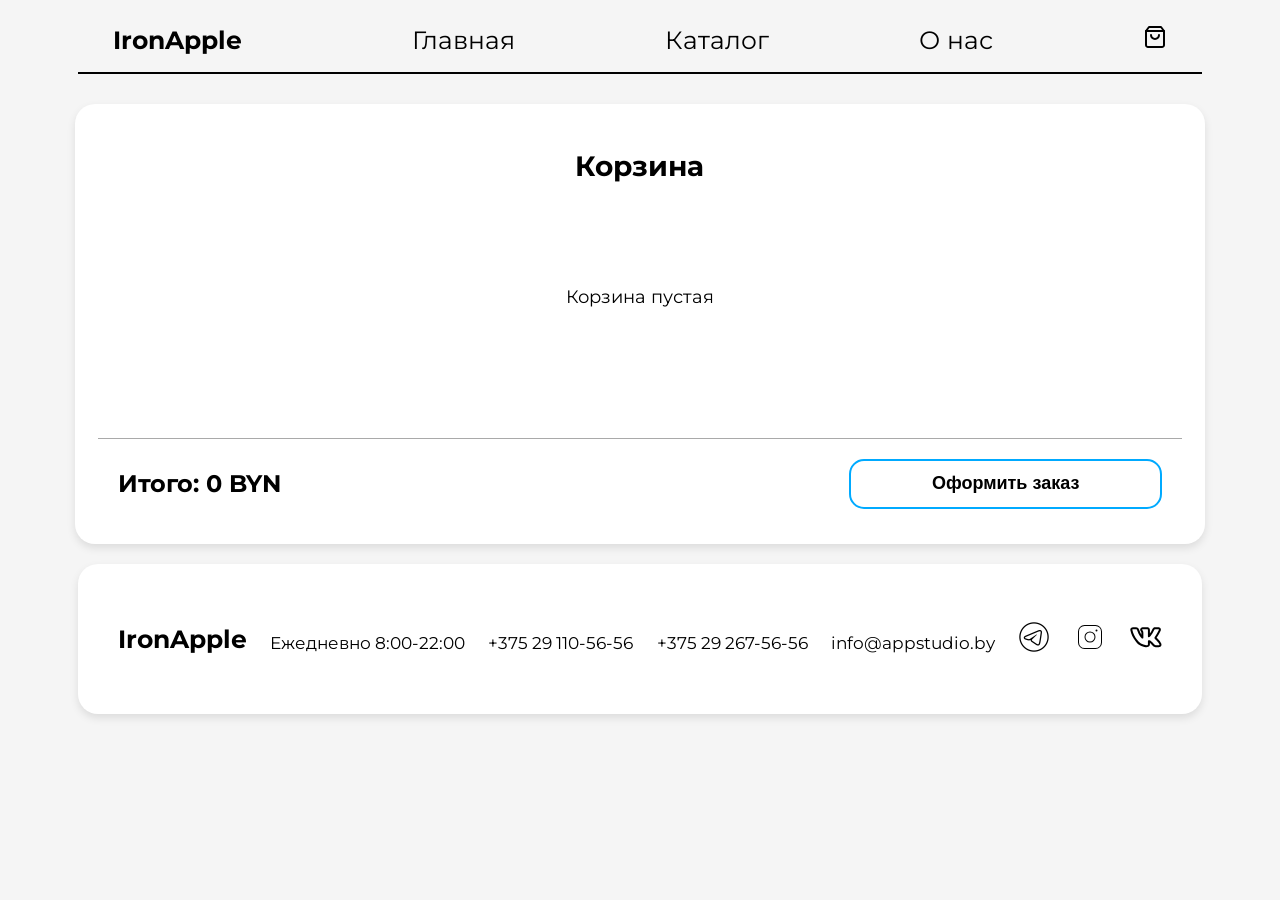
<file: all/basket.html>
<!DOCTYPE html>
<html lang="en">
<head>
    <meta charset="UTF-8">
    <meta name="viewport" content="width=device-width, initial-scale=1.0">
    <title>Корзина</title>
    <link rel="stylesheet" href="scss/basket.css">
</head>
<body>
    <div class="container">
        <h1>IronApple</h1>
        <nav class="nav-menu">
            <ul>
                <li><a class="silka" href="index.html">Главная</a></li>
                <li><a class="silka" href="catalog.html">Каталог</a></li>
                <li><a class="silka" href="information.html">О нас</a></li>
                <li><a href="basket.html"><svg class="icon1" viewBox="0 0 24 24" fill="none" xmlns="http://www.w3.org/2000/svg">
                    <path d="M6 2L3 6V20C3 20.5304 3.21071 21.0391 3.58579 21.4142C3.96086 21.7893 4.46957 22 5 22H19C19.5304 22 20.0391 21.7893 20.4142 21.4142C20.7893 21.0391 21 20.5304 21 20V6L18 2H6Z" stroke="currentColor" stroke-width="2" stroke-linecap="round" stroke-linejoin="round"/>
                    <path d="M3 6H21" stroke="currentColor" stroke-width="2" stroke-linecap="round" stroke-linejoin="round"/>
                    <path d="M16 10C16 11.0609 15.5786 12.0783 14.8284 12.8284C14.0783 13.5786 13.0609 14 12 14C10.9391 14 9.92172 13.5786 9.17157 12.8284C8.42143 12.0783 8 11.0609 8 10" stroke="currentColor" stroke-width="2" stroke-linecap="round" stroke-linejoin="round"/>
                    </svg></a>
                </li>
                <button class="burger-open">
                    <img src="images/menu.svg"> 
                </button>
            </ul>
        </nav>
        <div class="burger">
            <ul>
                <li><a class="silka" href="index.html">Главная</a></li>
                <li><a class="silka" href="catalog.html">Каталог</a></li>
                <li><a class="silka" href="information.html">О нас</a></li>
                <li><a href="basket.html"><svg class="icon1" viewBox="0 0 24 24" fill="none" xmlns="http://www.w3.org/2000/svg">
                    <path d="M6 2L3 6V20C3 20.5304 3.21071 21.0391 3.58579 21.4142C3.96086 21.7893 4.46957 22 5 22H19C19.5304 22 20.0391 21.7893 20.4142 21.4142C20.7893 21.0391 21 20.5304 21 20V6L18 2H6Z" stroke="currentColor" stroke-width="2" stroke-linecap="round" stroke-linejoin="round"/>
                    <path d="M3 6H21" stroke="currentColor" stroke-width="2" stroke-linecap="round" stroke-linejoin="round"/>
                    <path d="M16 10C16 11.0609 15.5786 12.0783 14.8284 12.8284C14.0783 13.5786 13.0609 14 12 14C10.9391 14 9.92172 13.5786 9.17157 12.8284C8.42143 12.0783 8 11.0609 8 10" stroke="currentColor" stroke-width="2" stroke-linecap="round" stroke-linejoin="round"/>
                    </svg></a>
                </li>
            </ul>
            <button class="burger-close">
                <img src="images/x.svg">
            </button>
        </div>
    </div>

    <div class="basket_container">
        <h2>Корзина</h2>
        <div class="basket_items"></div>
        <div class="basket_footer">
            <div class="total">Итого: 0 BYN</div>
            <button class="place">Оформить заказ</button>
        </div>
    </div>

    <div class="footer">
        <div class="content">
            <span class="logo">IronApple</span>
            <span class="nelogo">Ежедневно 8:00-22:00</span>
            <span class="nelogo">+375 29 110-56-56</span>
            <span class="nelogo">+375 29 267-56-56</span>
            <span class="nelogo">info@appstudio.by</span>
            <div class="social">
                <a href="https://t.me/kotkovets21"><img src="images/tg.png"></a>
                <a href="https://www.instagram.com/kotkovets21/"><img src="images/insta.svg"></a>
                <a href="https://vk.com/madara2307"><img src="images/wk.svg"></a>
            </div>
        </div>
    </div>
    <script src="js/basket.js"></script>
</body>
</html>
</file>
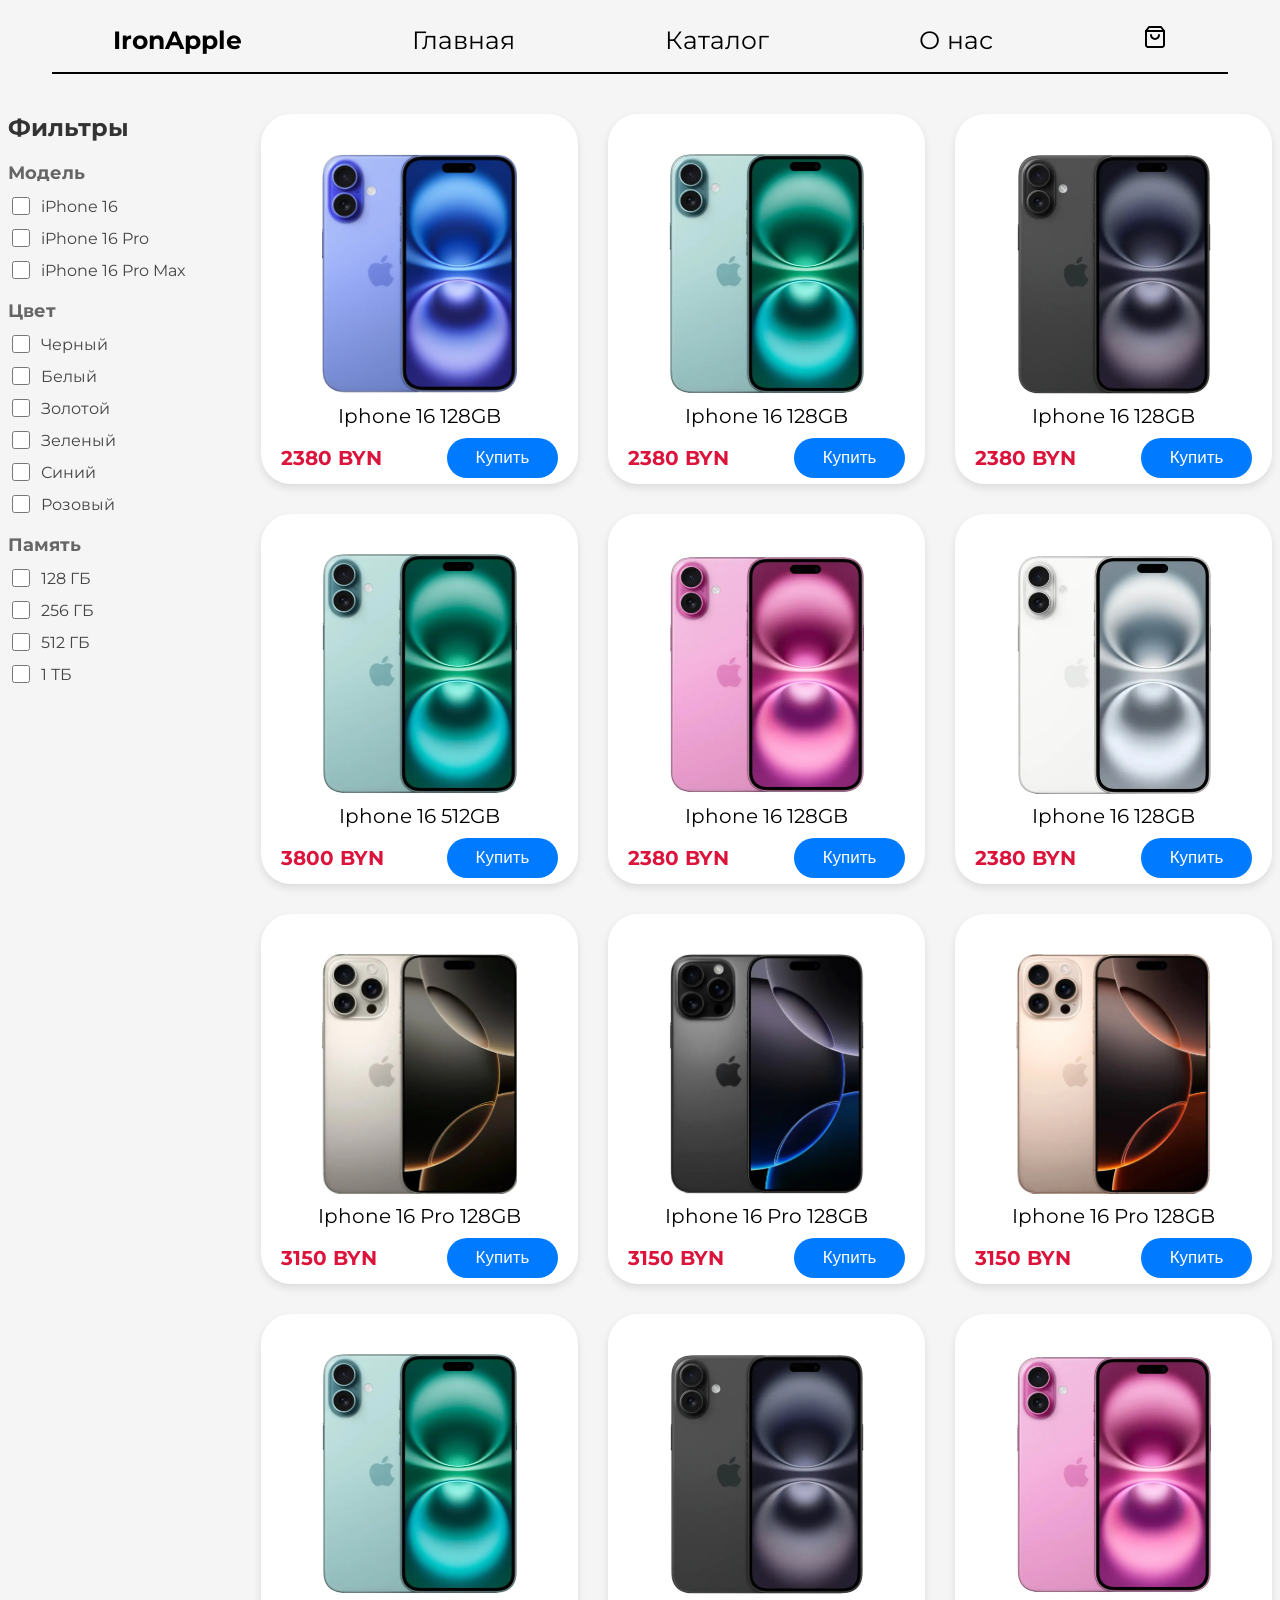
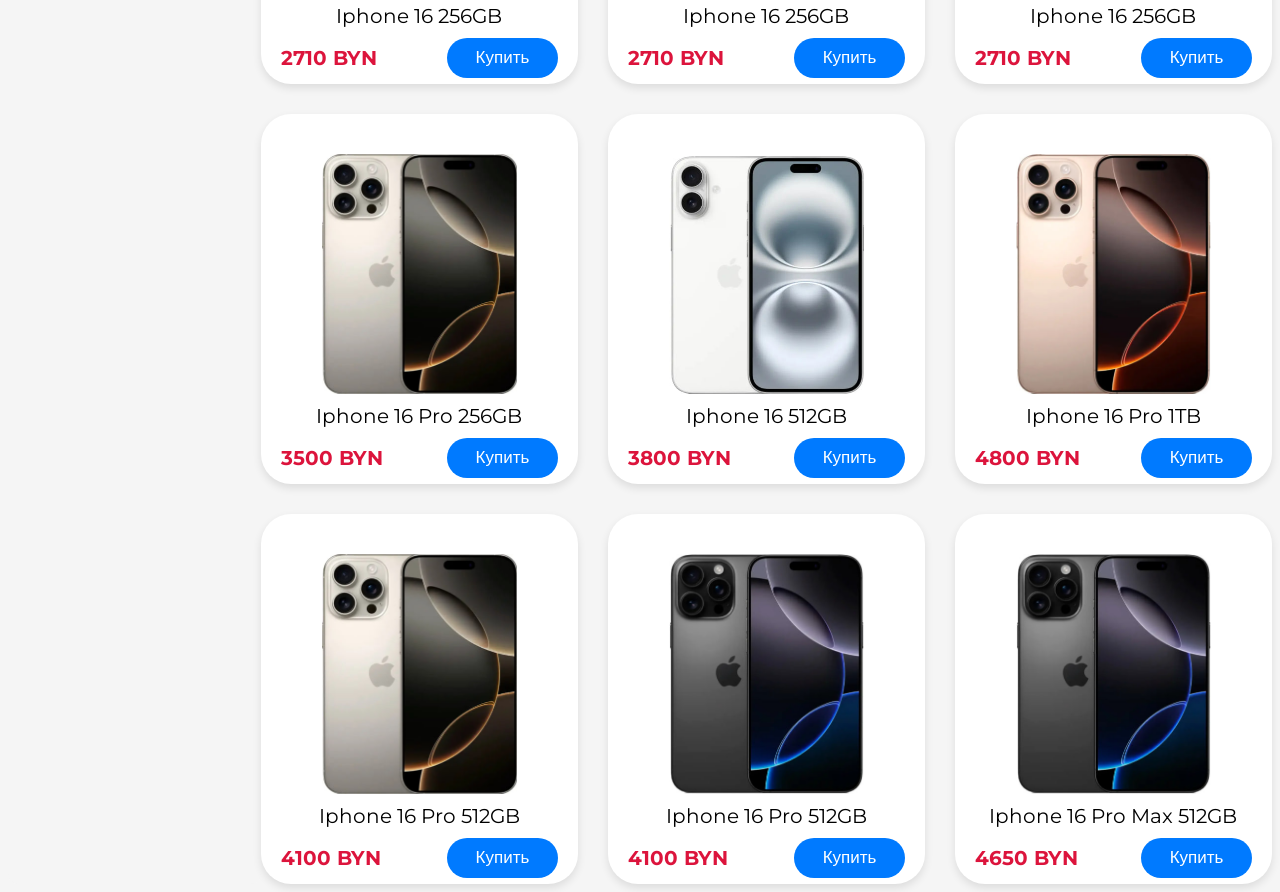
<file: all/catalog.html>
<!DOCTYPE html>
<html lang="en">
<head>
    <meta charset="UTF-8">
    <meta name="viewport" content="width=device-width, initial-scale=1.0">
    <title>Каталог</title>
    <link rel="stylesheet" href="scss/catalog.css">
    <link rel="stylesheet" href="https://cdnjs.cloudflare.com/ajax/libs/font-awesome/6.0.0/css/all.min.css">
</head>
<body>
    <div class="container">
        <h1>IronApple</h1>
        <nav class="nav-menu">
            <ul>
                <li><a class="silka" href="index.html">Главная</a></li>
                <li><a class="silka" href="catalog.html">Каталог</a></li>
                <li><a class="silka" href="information.html">О нас</a></li>
                <li><a href="basket.html"><svg class="icon1" viewBox="0 0 24 24" fill="none" xmlns="http://www.w3.org/2000/svg">
                    <path d="M6 2L3 6V20C3 20.5304 3.21071 21.0391 3.58579 21.4142C3.96086 21.7893 4.46957 22 5 22H19C19.5304 22 20.0391 21.7893 20.4142 21.4142C20.7893 21.0391 21 20.5304 21 20V6L18 2H6Z" stroke="currentColor" stroke-width="2" stroke-linecap="round" stroke-linejoin="round"/>
                    <path d="M3 6H21" stroke="currentColor" stroke-width="2" stroke-linecap="round" stroke-linejoin="round"/>
                    <path d="M16 10C16 11.0609 15.5786 12.0783 14.8284 12.8284C14.0783 13.5786 13.0609 14 12 14C10.9391 14 9.92172 13.5786 9.17157 12.8284C8.42143 12.0783 8 11.0609 8 10" stroke="currentColor" stroke-width="2" stroke-linecap="round" stroke-linejoin="round"/>
                    </svg></a>
                </li>
                <button class="burger-open">
                    <img src="images/menu.svg"> 
                </button>
            </ul>
        </nav>
        <div class="burger">
            <ul>
                <li><a class="silka" href="index.html">Главная</a></li>
                <li><a class="silka" href="catalog.html">Каталог</a></li>
                <li><a class="silka" href="information.html">О нас</a></li>
                <li><a href="basket.html"><svg class="icon1" viewBox="0 0 24 24" fill="none" xmlns="http://www.w3.org/2000/svg">
                    <path d="M6 2L3 6V20C3 20.5304 3.21071 21.0391 3.58579 21.4142C3.96086 21.7893 4.46957 22 5 22H19C19.5304 22 20.0391 21.7893 20.4142 21.4142C20.7893 21.0391 21 20.5304 21 20V6L18 2H6Z" stroke="currentColor" stroke-width="2" stroke-linecap="round" stroke-linejoin="round"/>
                    <path d="M3 6H21" stroke="currentColor" stroke-width="2" stroke-linecap="round" stroke-linejoin="round"/>
                    <path d="M16 10C16 11.0609 15.5786 12.0783 14.8284 12.8284C14.0783 13.5786 13.0609 14 12 14C10.9391 14 9.92172 13.5786 9.17157 12.8284C8.42143 12.0783 8 11.0609 8 10" stroke="currentColor" stroke-width="2" stroke-linecap="round" stroke-linejoin="round"/>
                    </svg></a>
                </li>
            </ul>
            <button class="burger-close">
                <img src="images/x.svg">
            </button>
        </div>
    </div>

    <div class="catalog">
        <div class="filters">
            <h2>Фильтры</h2>
            <div class="filter">
                <h3>Модель</h3>
                <div class="options">
                    <label><input type="checkbox" name="model" value="Iphone 16">iPhone 16</label>
                    <label><input type="checkbox" name="model" value="Iphone 16 Pro">iPhone 16 Pro</label>
                    <label><input type="checkbox" name="model" value="Iphone 16 Pro Max">iPhone 16 Pro Max</label>
                </div>
            </div>
            <div class="filter">
                <h3>Цвет</h3>
                <div class="options">
                    <label><input type="checkbox" name="color" value="черный">Черный</label>
                    <label><input type="checkbox" name="color" value="белый">Белый</label>
                    <label><input type="checkbox" name="color" value="золотой">Золотой</label>
                    <label><input type="checkbox" name="color" value="зеленый">Зеленый</label>
                    <label><input type="checkbox" name="color" value="синий">Синий</label>
                    <label><input type="checkbox" name="color" value="розовый">Розовый</label>
                </div>
            </div>
            <div class="filter">
                <h3>Память</h3>
                <div class="options">
                    <label><input type="checkbox" name="memory" value="128GB">128 ГБ</label>
                    <label><input type="checkbox" name="memory" value="256GB">256 ГБ</label>
                    <label><input type="checkbox" name="memory" value="512GB">512 ГБ</label>
                    <label><input type="checkbox" name="memory" value="1TB">1 ТБ</label>
                </div>
            </div>
        </div>
        <div class="products">
            <div class="flex_container">
            </div>
        </div>
    </div>
    <script src="js/catalog.js"></script>
</body>
</html>
</file>
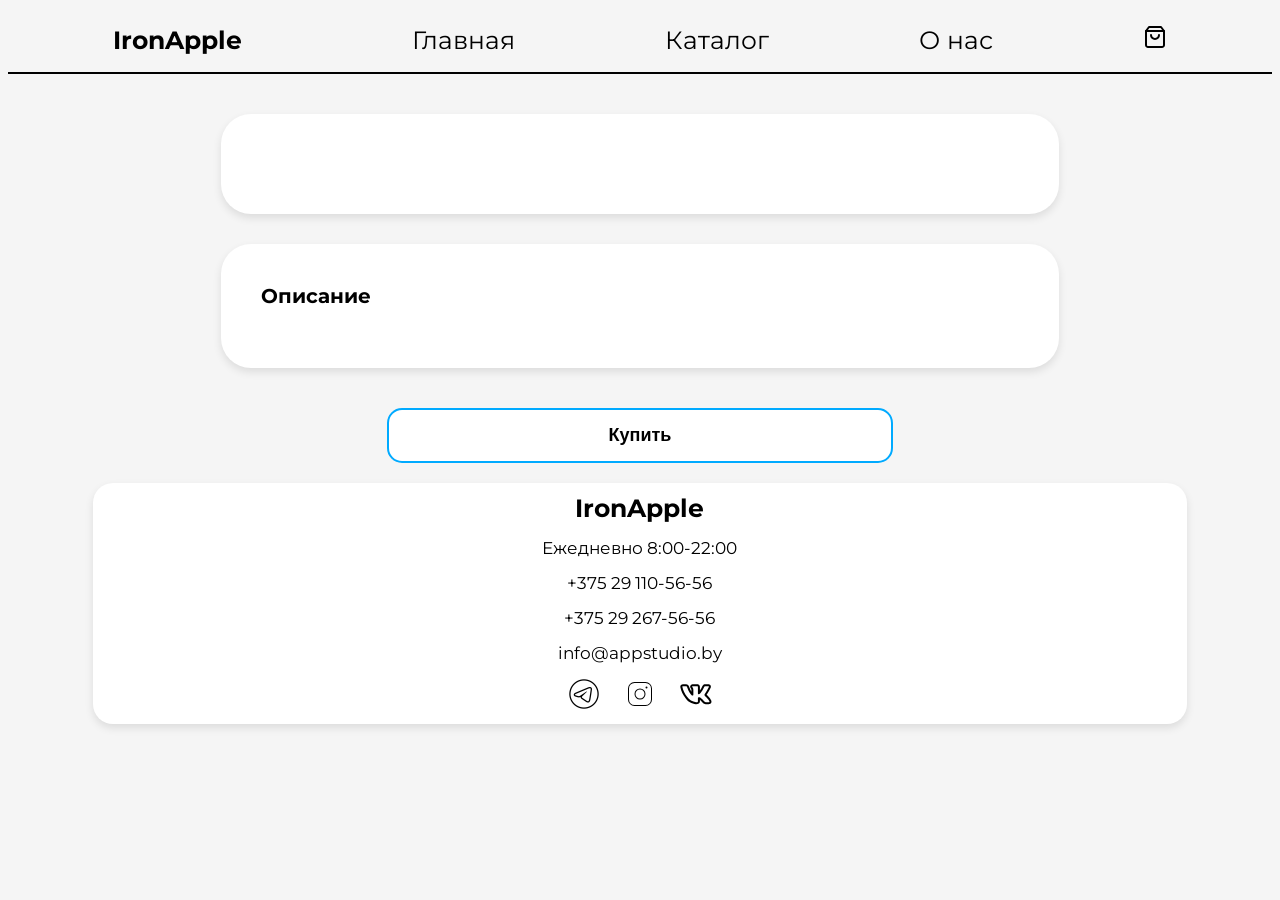
<file: all/description.html>
<!DOCTYPE html>
<html lang="en">
<head>
    <meta charset="UTF-8">
    <meta name="viewport" content="width=device-width, initial-scale=1.0">
    <link rel="stylesheet" href="scss/description.css">
    <link rel="stylesheet" href="https://cdn.jsdelivr.net/npm/swiper@11/swiper-bundle.min.css"/>
    <title>Описание товара</title>
</head>
<body>
    <div class="container">
        <h1>IronApple</h1>
        <nav class="nav-menu">
            <ul>
                <li><a class="silka" href="index.html">Главная</a></li>
                <li><a class="silka" href="catalog.html">Каталог</a></li>
                <li><a class="silka" href="information.html">О нас</a></li>
                <li><a href="basket.html"><svg class="icon1" viewBox="0 0 24 24" fill="none" xmlns="http://www.w3.org/2000/svg">
                    <path d="M6 2L3 6V20C3 20.5304 3.21071 21.0391 3.58579 21.4142C3.96086 21.7893 4.46957 22 5 22H19C19.5304 22 20.0391 21.7893 20.4142 21.4142C20.7893 21.0391 21 20.5304 21 20V6L18 2H6Z" stroke="currentColor" stroke-width="2" stroke-linecap="round" stroke-linejoin="round"/>
                    <path d="M3 6H21" stroke="currentColor" stroke-width="2" stroke-linecap="round" stroke-linejoin="round"/>
                    <path d="M16 10C16 11.0609 15.5786 12.0783 14.8284 12.8284C14.0783 13.5786 13.0609 14 12 14C10.9391 14 9.92172 13.5786 9.17157 12.8284C8.42143 12.0783 8 11.0609 8 10" stroke="currentColor" stroke-width="2" stroke-linecap="round" stroke-linejoin="round"/>
                    </svg></a>
                </li>
                <button class="burger-open">
                    <img src="images/menu.svg"> 
                </button>
            </ul>
        </nav>
        <div class="burger">
            <ul>
                <li><a class="silka" href="index.html">Главная</a></li>
                <li><a class="silka" href="catalog.html">Каталог</a></li>
                <li><a class="silka" href="information.html">О нас</a></li>
                <li><a href="basket.html"><svg class="icon1" viewBox="0 0 24 24" fill="none" xmlns="http://www.w3.org/2000/svg">
                    <path d="M6 2L3 6V20C3 20.5304 3.21071 21.0391 3.58579 21.4142C3.96086 21.7893 4.46957 22 5 22H19C19.5304 22 20.0391 21.7893 20.4142 21.4142C20.7893 21.0391 21 20.5304 21 20V6L18 2H6Z" stroke="currentColor" stroke-width="2" stroke-linecap="round" stroke-linejoin="round"/>
                    <path d="M3 6H21" stroke="currentColor" stroke-width="2" stroke-linecap="round" stroke-linejoin="round"/>
                    <path d="M16 10C16 11.0609 15.5786 12.0783 14.8284 12.8284C14.0783 13.5786 13.0609 14 12 14C10.9391 14 9.92172 13.5786 9.17157 12.8284C8.42143 12.0783 8 11.0609 8 10" stroke="currentColor" stroke-width="2" stroke-linecap="round" stroke-linejoin="round"/>
                    </svg></a>
                </li>
            </ul>
            <button class="burger-close">
                <img src="images/x.svg">
            </button>
        </div>
    </div>
    <div class="product-page">
        <div class="information">
          <div class="photo_container">
            <div class="swiper mySwiper">
              <div class="swiper-wrapper"></div>
              <div class="swiper-pagination"></div>
              <div class="swiper-button-next"></div>
              <div class="swiper-button-prev"></div>
            </div>
          </div>
          <div class="price"></div>
        </div>
        
        <div class="info-container">
          <div class="information_2">
            <p class="titul">Описание</p>
            <div class="har-ka"></div>
          </div>
          <button class="buy-button">Купить</button>
        </div>
      </div>
      
    <div class="footer">
        <div class="content">
            <span class="logo">IronApple</span>
            <span class="nelogo">Ежедневно 8:00-22:00</span>
            <span class="nelogo">+375 29 110-56-56</span>
            <span class="nelogo">+375 29 267-56-56</span>
            <span class="nelogo">info@appstudio.by</span>
            <div class="social">
                <a href="https://t.me/kotkovets21"><img src="images/tg.png"></a>
                <a href="https://www.instagram.com/kotkovets21/"><img src="images/insta.svg"></a>
                <a href="https://vk.com/madara2307"><img src="images/wk.svg"></a>
            </div>
        </div>
    </div>
    <script src="js/description.js"></script>
    <script src="https://cdn.jsdelivr.net/npm/swiper@11/swiper-bundle.min.js"></script>
</body>
</html>
</file>
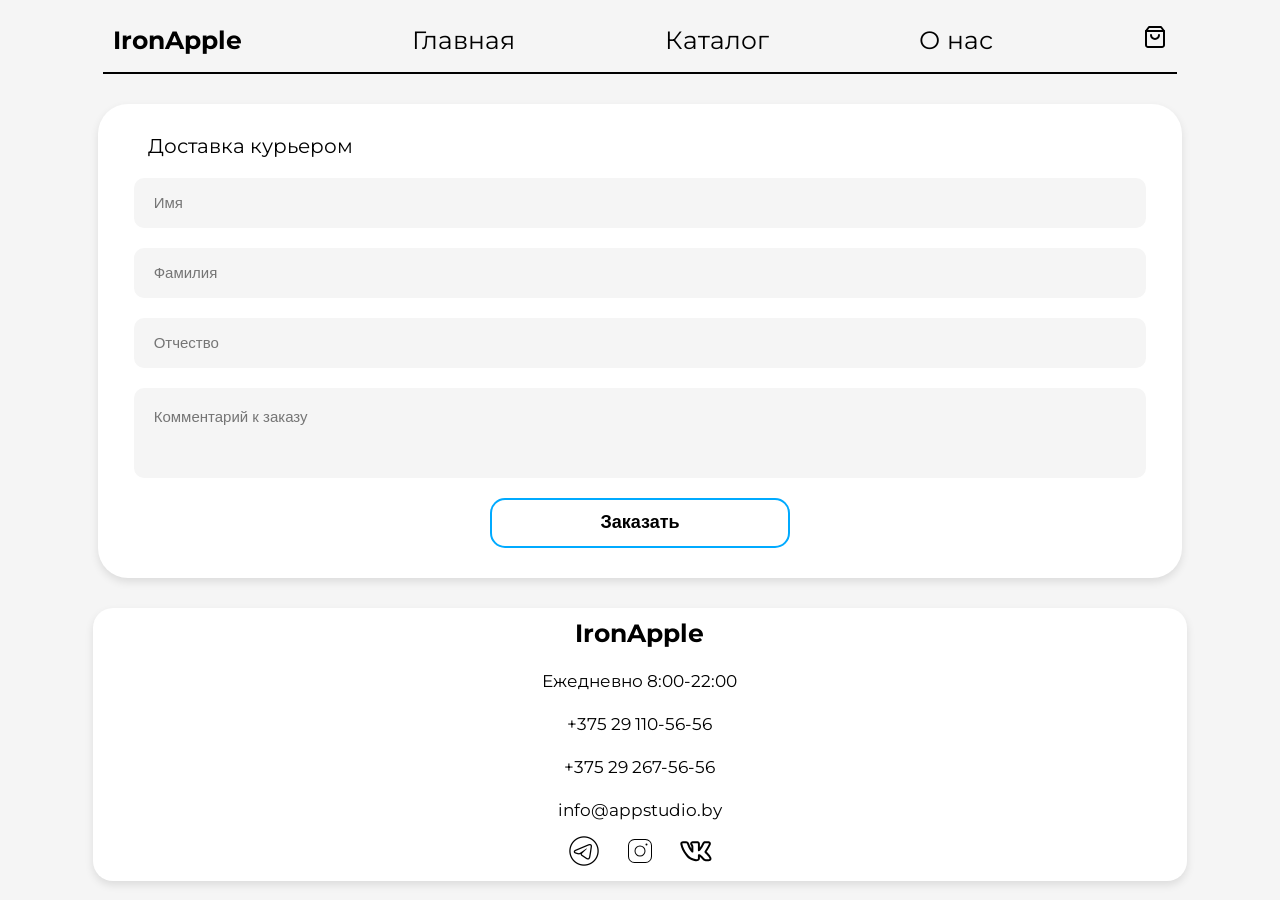
<file: all/form.html>
<!DOCTYPE html>
<html lang="en">
<head>
    <meta charset="UTF-8">
    <meta name="viewport" content="width=device-width, initial-scale=1.0">
    <title>Оформление</title>
    <link rel="stylesheet" href="scss/form.css">
</head>
<body>
    <div class="container">
        <h1>IronApple</h1>
        <nav class="nav-menu">
            <ul>
                <li><a class="silka" href="index.html">Главная</a></li>
                <li><a class="silka" href="catalog.html">Каталог</a></li>
                <li><a class="silka" href="information.html">О нас</a></li>
                <li><a href="basket.html"><svg class="icon1" viewBox="0 0 24 24" fill="none" xmlns="http://www.w3.org/2000/svg">
                    <path d="M6 2L3 6V20C3 20.5304 3.21071 21.0391 3.58579 21.4142C3.96086 21.7893 4.46957 22 5 22H19C19.5304 22 20.0391 21.7893 20.4142 21.4142C20.7893 21.0391 21 20.5304 21 20V6L18 2H6Z" stroke="currentColor" stroke-width="2" stroke-linecap="round" stroke-linejoin="round"/>
                    <path d="M3 6H21" stroke="currentColor" stroke-width="2" stroke-linecap="round" stroke-linejoin="round"/>
                    <path d="M16 10C16 11.0609 15.5786 12.0783 14.8284 12.8284C14.0783 13.5786 13.0609 14 12 14C10.9391 14 9.92172 13.5786 9.17157 12.8284C8.42143 12.0783 8 11.0609 8 10" stroke="currentColor" stroke-width="2" stroke-linecap="round" stroke-linejoin="round"/>
                    </svg></a>
                </li>
                <button class="burger-open">
                    <img src="images/menu.svg"> 
                </button>
            </ul>
        </nav>
        <div class="burger">
            <ul>
                <li><a class="silka" href="index.html">Главная</a></li>
                <li><a class="silka" href="catalog.html">Каталог</a></li>
                <li><a class="silka" href="information.html">О нас</a></li>
                <li><a href="basket.html"><svg class="icon1" viewBox="0 0 24 24" fill="none" xmlns="http://www.w3.org/2000/svg">
                    <path d="M6 2L3 6V20C3 20.5304 3.21071 21.0391 3.58579 21.4142C3.96086 21.7893 4.46957 22 5 22H19C19.5304 22 20.0391 21.7893 20.4142 21.4142C20.7893 21.0391 21 20.5304 21 20V6L18 2H6Z" stroke="currentColor" stroke-width="2" stroke-linecap="round" stroke-linejoin="round"/>
                    <path d="M3 6H21" stroke="currentColor" stroke-width="2" stroke-linecap="round" stroke-linejoin="round"/>
                    <path d="M16 10C16 11.0609 15.5786 12.0783 14.8284 12.8284C14.0783 13.5786 13.0609 14 12 14C10.9391 14 9.92172 13.5786 9.17157 12.8284C8.42143 12.0783 8 11.0609 8 10" stroke="currentColor" stroke-width="2" stroke-linecap="round" stroke-linejoin="round"/>
                    </svg></a>
                </li>
            </ul>
            <button class="burger-close">
                <img src="images/x.svg">
            </button>
        </div>
    </div>
    <div class="container_form">
        <div class="centr_content">
            <div class="topic_text">Доставка курьером</div>
        </div>
        <form>
            <div class="input-box">
                <input type="text" placeholder="Имя">
            </div>
            <div class="input-box">
                <input type="text" placeholder="Фамилия">
            </div>
            <div class="input-box">
                <input type="text" placeholder="Отчество">
            </div>
            <div class="input-box message-box">
                <textarea placeholder="Комментарий к заказу"></textarea>
            </div>
            <button class="buy-button">Заказать</button>  
        </form>
    </div>

    <div class="footer">
        <div class="content">
            <span class="logo">IronApple</span>
            <span class="nelogo">Ежедневно 8:00-22:00</span>
            <span class="nelogo">+375 29 110-56-56</span>
            <span class="nelogo">+375 29 267-56-56</span>
            <span class="nelogo">info@appstudio.by</span>
            <div class="social">
                <a href="https://t.me/kotkovets21"><img src="images/tg.png"></a>
                <a href="https://www.instagram.com/kotkovets21/"><img src="images/insta.svg"></a>
                <a href="https://vk.com/madara2307"><img src="images/wk.svg"></a>
            </div>
        </div>
    </div>
    <script src="js/form.js"></script>
</body>
</html>
</file>
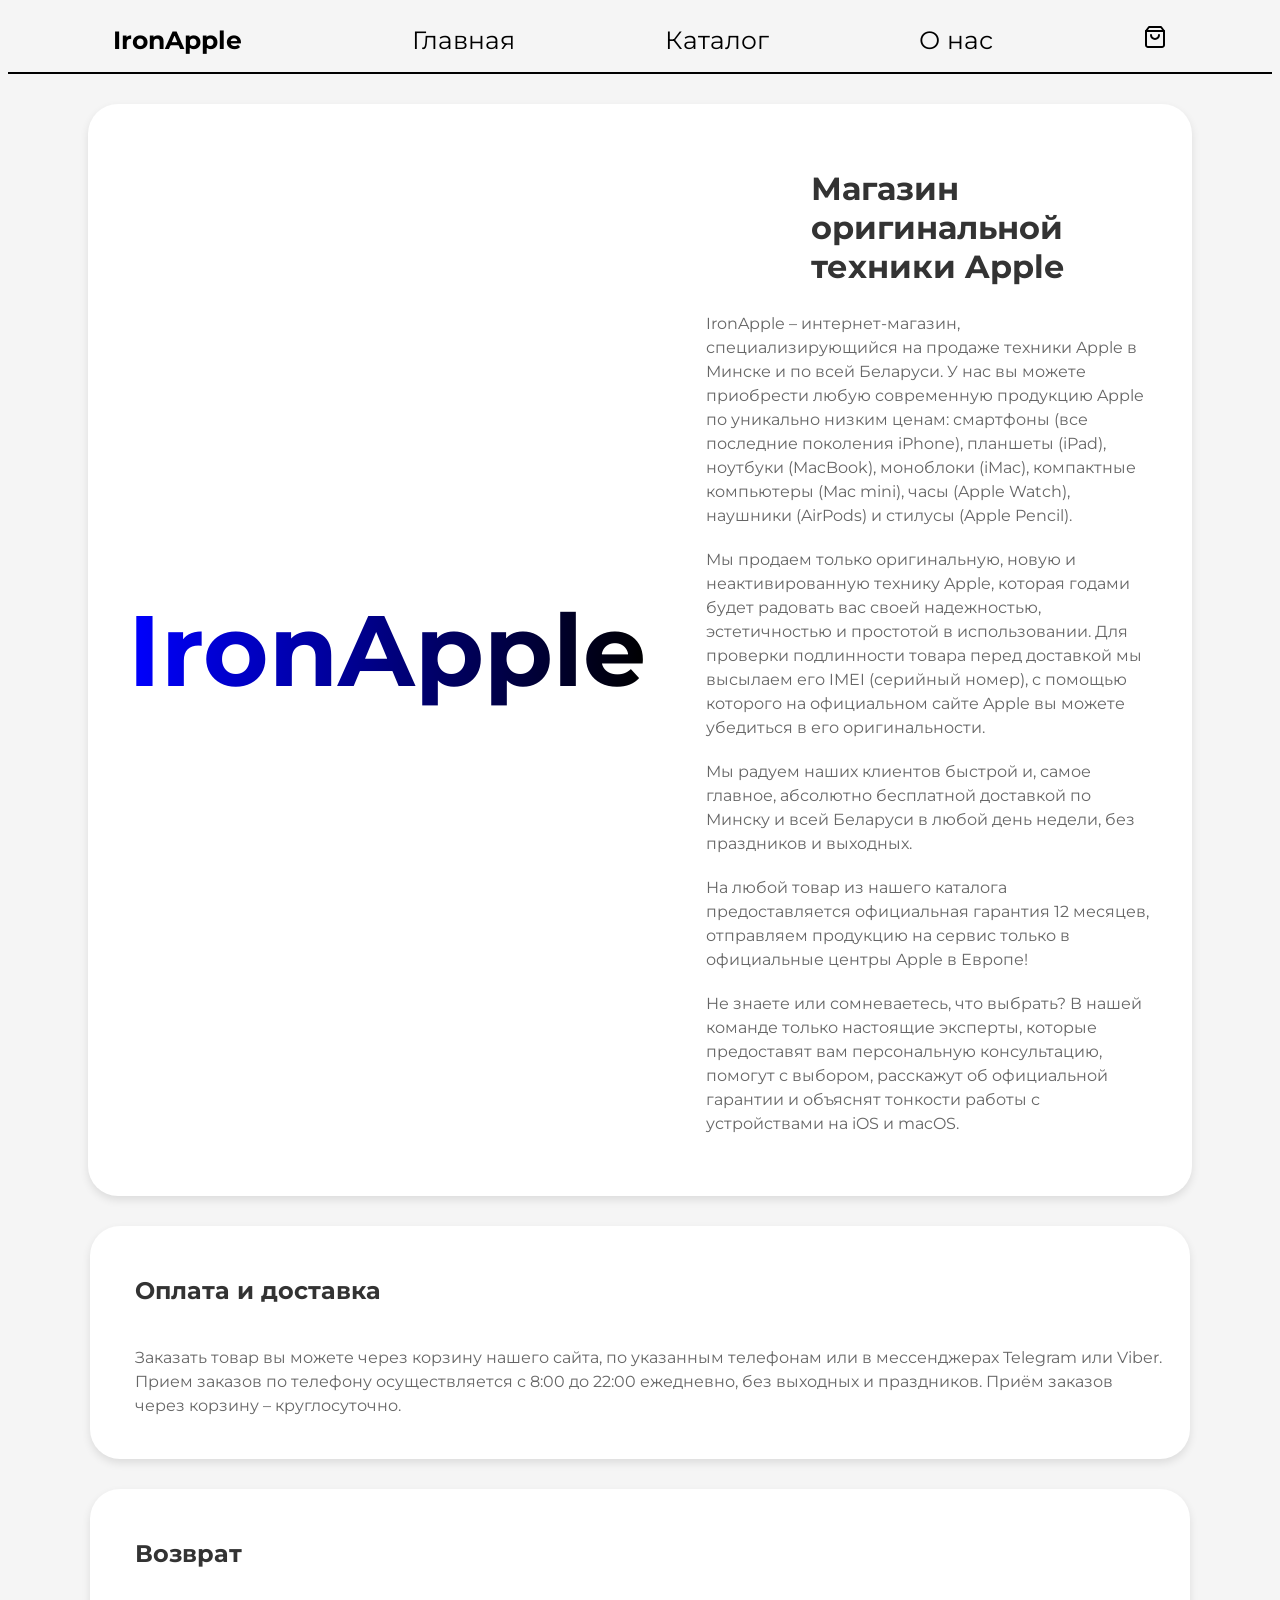
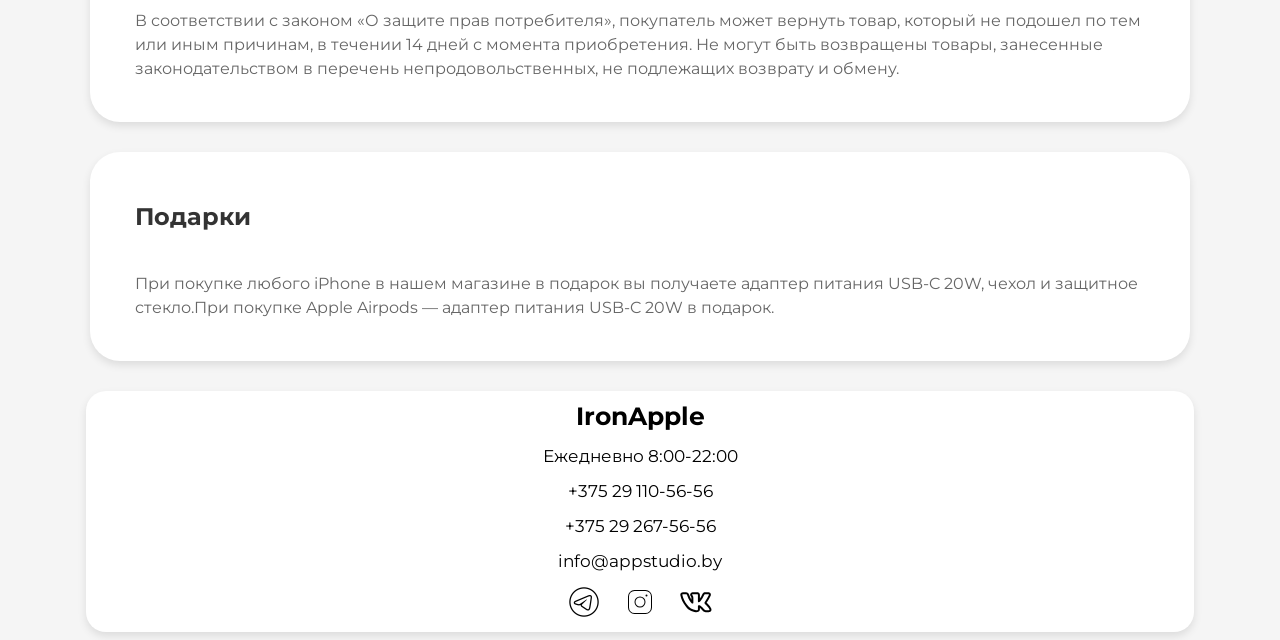
<file: all/information.html>
<!DOCTYPE html>
<html lang="en">
<head>
    <meta charset="UTF-8">
    <meta name="viewport" content="width=device-width, initial-scale=1.0">
    <link rel="stylesheet" href="scss/information.css">
    <title>О нас</title>
</head>
<body>
    <div class="container">
        <h1>IronApple</h1>
        <nav class="nav-menu">
            <ul>
                <li><a class="silka" href="index.html">Главная</a></li>
                <li><a class="silka" href="catalog.html">Каталог</a></li>
                <li><a class="silka" href="information.html">О нас</a></li>
                <li><a href="basket.html"><svg class="icon1" viewBox="0 0 24 24" fill="none" xmlns="http://www.w3.org/2000/svg">
                    <path d="M6 2L3 6V20C3 20.5304 3.21071 21.0391 3.58579 21.4142C3.96086 21.7893 4.46957 22 5 22H19C19.5304 22 20.0391 21.7893 20.4142 21.4142C20.7893 21.0391 21 20.5304 21 20V6L18 2H6Z" stroke="currentColor" stroke-width="2" stroke-linecap="round" stroke-linejoin="round"/>
                    <path d="M3 6H21" stroke="currentColor" stroke-width="2" stroke-linecap="round" stroke-linejoin="round"/>
                    <path d="M16 10C16 11.0609 15.5786 12.0783 14.8284 12.8284C14.0783 13.5786 13.0609 14 12 14C10.9391 14 9.92172 13.5786 9.17157 12.8284C8.42143 12.0783 8 11.0609 8 10" stroke="currentColor" stroke-width="2" stroke-linecap="round" stroke-linejoin="round"/>
                    </svg></a>
                </li>
                <button class="burger-open">
                    <img src="images/menu.svg"> 
                </button>
            </ul>
        </nav>
        <div class="burger">
            <ul>
                <li><a class="silka" href="index.html">Главная</a></li>
                <li><a class="silka" href="catalog.html">Каталог</a></li>
                <li><a class="silka" href="information.html">О нас</a></li>
                <li><a href="basket.html"><svg class="icon1" viewBox="0 0 24 24" fill="none" xmlns="http://www.w3.org/2000/svg">
                    <path d="M6 2L3 6V20C3 20.5304 3.21071 21.0391 3.58579 21.4142C3.96086 21.7893 4.46957 22 5 22H19C19.5304 22 20.0391 21.7893 20.4142 21.4142C20.7893 21.0391 21 20.5304 21 20V6L18 2H6Z" stroke="currentColor" stroke-width="2" stroke-linecap="round" stroke-linejoin="round"/>
                    <path d="M3 6H21" stroke="currentColor" stroke-width="2" stroke-linecap="round" stroke-linejoin="round"/>
                    <path d="M16 10C16 11.0609 15.5786 12.0783 14.8284 12.8284C14.0783 13.5786 13.0609 14 12 14C10.9391 14 9.92172 13.5786 9.17157 12.8284C8.42143 12.0783 8 11.0609 8 10" stroke="currentColor" stroke-width="2" stroke-linecap="round" stroke-linejoin="round"/>
                    </svg></a>
                </li>
            </ul>
            <button class="burger-close">
                <img src="images/x.svg">
            </button>
        </div>
    </div>
    <div class="lust_content">
        <div class="gradient">IronApple</div>
        <div class="text1">
            <h2>Магазин оригинальной техники Apple</h2>
            <p>IronApple – интернет-магазин, специализирующийся на продаже техники Apple в Минске и по всей Беларуси. У нас вы можете приобрести любую современную продукцию Apple по уникально низким ценам: смартфоны (все последние поколения iPhone), планшеты (iPad), ноутбуки (MacBook), моноблоки (iMac), компактные компьютеры (Mac mini), часы (Apple Watch), наушники (AirPods) и стилусы (Apple Pencil).</p>
            <p>Мы продаем только оригинальную, новую и неактивированную технику Apple, которая годами будет радовать вас своей надежностью, эстетичностью и простотой в использовании. Для проверки подлинности товара перед доставкой мы высылаем его IMEI (серийный номер), с помощью которого на официальном сайте Apple вы можете убедиться в его оригинальности.</p>
            <p>Мы радуем наших клиентов быстрой и, самое главное, абсолютно бесплатной доставкой по Минску и всей Беларуси в любой день недели, без праздников и выходных.</p>
            <p>На любой товар из нашего каталога предоставляется официальная гарантия 12 месяцев, отправляем продукцию на сервис только в официальные центры Apple в Европе!</p>
            <p>Не знаете или сомневаетесь, что выбрать? В нашей команде только настоящие эксперты, которые предоставят вам персональную консультацию, помогут с выбором, расскажут об официальной гарантии и объяснят тонкости работы с устройствами на iOS и macOS.</p>
        </div>
    </div>
        <div class="three_block">
            <h2 class="title">Оплата и доставка</h2>
            <p class="info_text">Заказать товар вы можете через корзину нашего сайта, по указанным телефонам или в мессенджерах Telegram или Viber. Прием заказов по телефону осуществляется с 8:00 до 22:00 ежедневно, без выходных и праздников. Приём заказов через корзину – круглосуточно.</p>
        </div>
        <div class="three_block">
            <h2 class="title">Возврат</h2>
            <p class="info_text">В соответствии с законом «О защите прав потребителя», покупатель может вернуть товар, который не подошел по тем или иным причинам, в течении 14 дней с момента приобретения. Не могут быть возвращены товары, занесенные законодательством в перечень непродовольственных, не подлежащих возврату и обмену.</p>
        </div>
        <div class="three_block">
            <h2 class="title">Подарки</h2>
            <p class="info_text">При покупке любого iPhone в нашем магазине в подарок вы получаете адаптер питания USB-C 20W, чехол и защитное стекло.При покупке Apple Airpods — адаптер питания USB-C 20W в подарок.</p>
        </div>
        <div class="footer">
            <div class="content">
                <span class="logo">IronApple</span>
                <span class="nelogo">Ежедневно 8:00-22:00</span>
                <span class="nelogo">+375 29 110-56-56</span>
                <span class="nelogo">+375 29 267-56-56</span>
                <span class="nelogo">info@appstudio.by</span>
                <div class="social">
                    <a href="https://t.me/kotkovets21"><img src="images/tg.png"></a>
                    <a href="https://www.instagram.com/kotkovets21/"><img src="images/insta.svg"></a>
                    <a href="https://vk.com/madara2307"><img src="images/wk.svg"></a>
                </div>
            </div>
        </div>
    <script src="js/form.js"></script>
</body>
</html>
</file>
<file: all/scss/basket.css>
@import url("https://fonts.googleapis.com/css2?family=Montserrat:wght@100;400;700&display=swap");
body {
  background-color: #F5F5F5;
  font-family: "Montserrat", sans-serif;
}

h1 {
  font-size: 25px;
  margin: 10;
  margin-right: 120px;
}

.container {
  display: flex;
  align-items: center;
  justify-content: center;
  gap: 50px;
  border-bottom: 2px solid black;
  margin-bottom: 20px;
  width: 89%;
  margin-left: auto;
  margin-right: auto;
}

.nav-menu {
  display: flex;
  gap: 150px;
  font-size: 25px;
}
.nav-menu ul {
  display: flex;
  gap: 150px;
  list-style: none;
  padding: 0;
  margin: 0;
}
.nav-menu a {
  text-decoration: none;
  color: black;
}
.nav-menu li {
  text-decoration: none;
  color: black;
  transition: transform 0.5s ease;
  font-weight: 400;
}
.nav-menu li:hover {
  font-weight: 500;
  color: black;
  transform: scale(1.05);
}

.icon1 {
  width: 24px;
  height: 24px;
  color: black;
  transition: all 0.5s ease;
}
.icon1:hover {
  cursor: pointer;
  transform: scale(1.05);
  color: dodgerblue;
}

.footer {
  width: 89%;
  height: 150px;
  background-color: white;
  border-radius: 20px;
  margin-left: auto;
  margin-right: auto;
  margin-top: 20px;
  display: flex;
  align-items: center;
  box-shadow: 0 4px 8px rgba(0, 0, 0, 0.1);
}

.content {
  width: 100%;
  display: flex;
  justify-content: space-between;
  padding: 0 40px;
  align-items: center;
}

.logo {
  font-size: 25px;
  font-weight: bold;
  color: black;
}

.social {
  display: flex;
  gap: 24px;
}

.social img {
  width: 32px;
  height: 32px;
}

.nelogo {
  font-size: 17px;
  margin-top: 8px;
}

.burger-open, .burger-close {
  background-color: white;
  border: none;
  padding: 0;
}

.burger {
  position: fixed;
  left: -100%;
  top: 0;
  width: 100%;
  height: 100%;
  background-color: white;
  transition: ease 0.5s;
  z-index: 1000;
}

.burger li {
  list-style: none;
}

.burger a {
  color: black;
  text-decoration: none;
}

.burger.open {
  left: 0;
}

.burger-close {
  background-color: white;
  border: none;
  padding: 0;
  position: absolute;
  top: 20px;
  right: 20px;
}

@media (min-width: 1070px) {
  .burger, .burger-open {
    display: none;
  }
}
@media (max-width: 1070px) {
  .nav-menu ul li {
    display: none;
  }
  .nav-menu ul {
    gap: 50px;
  }
  .burger ul li {
    text-align: center;
  }
  .burger ul {
    display: flex;
    align-items: center;
    justify-content: center;
    height: 100%;
    flex-direction: column;
    font-size: 80px;
    padding-inline-start: 0;
    gap: 20px;
  }
  .icon1 {
    width: 50px;
    height: 100px;
  }
}
@media (max-width: 1150px) {
  .footer {
    height: 100%;
    padding: 10px;
  }
  .content {
    flex-direction: column;
    align-items: center;
    text-align: center;
    gap: 15px;
  }
}
.basket_container {
  width: 87%;
  height: 410px;
  margin-top: 30px;
  margin-left: auto;
  margin-right: auto;
  background-color: white;
  border-radius: 20px;
  box-shadow: 0 4px 8px rgba(0, 0, 0, 0.1);
  padding: 15px;
  display: flex;
  flex-direction: column;
}

.basket_container h2 {
  text-align: center;
  font-size: 28px;
  margin-top: 30px;
  color: black;
}

.basket_items {
  margin-bottom: 30px;
  overflow-y: auto;
}

.basket_item {
  display: flex;
  align-items: center;
  padding: 15px;
  margin-bottom: 15px;
}

.basket_item img {
  width: 80px;
  height: 100px;
  margin-right: 20px;
  border-radius: 5px;
}

.basket_info {
  width: 82%;
}

.basket_name {
  font-weight: bold;
  font-size: 18px;
  margin-bottom: 5px;
}

.basket_price {
  color: crimson;
  font-weight: bold;
  font-size: 16px;
}

.basket_actions {
  display: flex;
  align-items: center;
  gap: 15px;
}

.basket_actions button {
  display: flex;
  background: #007AFF;
  color: white;
  border: none;
  width: 30px;
  height: 30px;
  border-radius: 50%;
  cursor: pointer;
  align-items: center;
  justify-content: center;
  transition: background-color 0.3s ease;
}
.basket_actions button:hover {
  background-color: #0056b3;
}

.basket_actions .quantity {
  font-weight: bold;
  font-size: 18px;
}

.basket_footer {
  display: flex;
  justify-content: space-between;
  align-items: center;
  padding: 20px;
  border-top: 1px solid darkgrey;
  width: 95%;
  margin-left: auto;
  margin-right: auto;
  margin-top: auto;
  gap: 20px;
}

.total {
  font-size: 24px;
  font-weight: bold;
  color: black;
  text-align: left;
}

.place {
  width: 30%;
  height: 50px;
  font-size: 18px;
  font-weight: bold;
  color: black;
  background-color: white;
  border: 2px solid #00aaff;
  border-radius: 15px;
  cursor: pointer;
  transition: all 0.3s ease;
}
.place:hover {
  background-image: linear-gradient(45deg, white, #00aaff);
  color: white;
  border: none;
}

.empty {
  text-align: center;
  font-size: 18px;
  color: black;
  margin-top: 80px;
}

@media (max-width: 500px) {
  .place {
    font-size: 14px;
  }
}
@media (max-width: 400px) {
  .place {
    font-size: 12px;
  }
}
@media (max-width: 450px) {
  .basket_actions button {
    font-size: 14px;
  }
}/*# sourceMappingURL=basket.css.map */
</file>
<file: all/scss/catalog.css>
@import url("https://fonts.googleapis.com/css2?family=Montserrat:wght@100;400;700&display=swap");
body {
  background-color: #F5F5F5;
  font-family: "Montserrat", sans-serif;
}

h1 {
  font-size: 25px;
  margin: 10;
  margin-right: 120px;
}

.container {
  display: flex;
  align-items: center;
  justify-content: center;
  gap: 50px;
  border-bottom: 2px solid black;
  margin-bottom: 20px;
  width: 93%;
  margin-left: auto;
  margin-right: auto;
}

.nav-menu {
  display: flex;
  gap: 150px;
  font-size: 25px;
}
.nav-menu ul {
  display: flex;
  gap: 150px;
  list-style: none;
  padding: 0;
  margin: 0;
}
.nav-menu a {
  text-decoration: none;
  color: black;
}
.nav-menu li {
  text-decoration: none;
  color: black;
  transition: transform 0.5s ease;
  font-weight: 400;
}
.nav-menu li:hover {
  font-weight: 500;
  color: black;
  transform: scale(1.05);
}

.icon1 {
  width: 24px;
  height: 24px;
  color: black;
  transition: all 0.5s ease;
}
.icon1:hover {
  cursor: pointer;
  transform: scale(1.05);
  color: dodgerblue;
}

.burger-open, .burger-close {
  background-color: white;
  border: none;
  padding: 0;
}

.burger {
  position: fixed;
  left: -100%;
  top: 0;
  width: 100%;
  height: 100%;
  background-color: white;
  transition: ease 0.5s;
  z-index: 1000;
}

.burger li {
  list-style: none;
}

.burger a {
  color: black;
  text-decoration: none;
}

.burger.open {
  left: 0;
}

.burger-close {
  background-color: white;
  border: none;
  padding: 0;
  position: absolute;
  top: 20px;
  right: 20px;
}

.catalog {
  display: flex;
  max-width: 1400px;
  margin: 0 auto;
}

.filters {
  width: 20%;
  background-color: #f5f5f5;
  border-radius: 10px;
}

.products {
  width: 80%;
  margin-top: 20px;
}

.filters h2 {
  font-size: 24px;
  color: #333;
}

.filter h3 {
  margin-bottom: 10px;
  font-size: 18px;
  color: #666;
}

.options {
  display: flex;
  flex-direction: column;
  gap: 8px;
}

.options label {
  display: flex;
  align-items: center;
  gap: 8px;
  cursor: pointer;
  font-size: 16px;
  color: #444;
}

.options input[type=checkbox] {
  width: 18px;
  height: 18px;
  cursor: pointer;
}

.flex_container {
  display: flex;
  flex-wrap: wrap;
  width: 100%;
  gap: 30px;
  justify-content: center;
}

.flex_item {
  background-color: white;
  width: calc(33.333% - 20px);
  height: 370px;
  border-radius: 30px;
  display: flex;
  flex-direction: column;
  align-items: center;
  text-decoration: none;
  padding: 20px;
  box-sizing: border-box;
  box-shadow: 0 4px 8px rgba(0, 0, 0, 0.1);
  transition: 0.5s ease;
  cursor: pointer;
}
.flex_item:hover {
  transform: scale(1.05);
}

.flex_item img {
  width: 195px;
  height: 240px;
  padding-top: 20px;
}

.model {
  font-size: 20px;
  margin: 10px 0;
  text-align: center;
  color: black;
}

.phone_info {
  width: 100%;
  display: flex;
  justify-content: space-between;
  align-items: center;
}

.price {
  color: crimson;
  font-weight: bold;
  font-size: 20px;
}

.buy {
  background-color: #007AFF;
  color: white;
  border: none;
  width: 40%;
  padding: 10px 20px;
  border-radius: 20px;
  font-size: 17px;
  cursor: pointer;
  transition: background-color 0.3s ease;
}
.buy:hover {
  background-color: #0056b3;
}

@media (min-width: 1070px) {
  .burger, .burger-open {
    display: none;
  }
}
@media (max-width: 1200px) {
  .flex_item {
    width: calc(50% - 20px);
  }
}
@media (max-width: 768px) {
  .flex_item {
    width: 70%;
  }
}
@media (max-width: 590px) {
  .price {
    font-size: 16px;
  }
  .model {
    font-size: 16px;
  }
}
@media (max-width: 550px) {
  #Iphone {
    width: 160px;
    height: 210px;
  }
  .flex_item {
    width: 100%;
  }
  .filters {
    margin-right: 40px;
  }
}
@media (max-width: 1070px) {
  .nav-menu ul li {
    display: none;
  }
  .nav-menu ul {
    gap: 50px;
  }
  .burger ul li {
    text-align: center;
  }
  .burger ul {
    display: flex;
    align-items: center;
    justify-content: center;
    height: 100%;
    flex-direction: column;
    font-size: 80px;
    padding-inline-start: 0;
    gap: 20px;
  }
  .icon1 {
    width: 50px;
    height: 100px;
  }
}
@media (max-width: 420px) {
  .filters, .products, .catalog {
    padding: 10px;
  }
  .buy {
    width: 45%;
  }
  .model {
    font-size: 14px;
  }
}/*# sourceMappingURL=catalog.css.map */
</file>
<file: all/scss/description.css>
@import url("https://fonts.googleapis.com/css2?family=Montserrat:wght@100;400;700&display=swap");
body {
  background-color: #F5F5F5;
  font-family: "Montserrat", sans-serif;
}

h1 {
  font-size: 25px;
  margin: 10;
  margin-right: 120px;
}

.container {
  display: flex;
  align-items: center;
  justify-content: center;
  gap: 50px;
  border-bottom: 2px solid black;
  margin-bottom: 20px;
  width: 100%;
  max-width: 1310px;
  margin-left: auto;
  margin-right: auto;
}

.nav-menu {
  display: flex;
  gap: 150px;
  font-size: 25px;
}
.nav-menu ul {
  display: flex;
  gap: 150px;
  list-style: none;
  padding: 0;
  margin: 0;
}
.nav-menu a {
  text-decoration: none;
  color: black;
}
.nav-menu li {
  text-decoration: none;
  color: black;
  transition: transform 0.5s ease;
  font-weight: 400;
}
.nav-menu li:hover {
  font-weight: 500;
  color: black;
  transform: scale(1.05);
}

.icon1 {
  width: 24px;
  height: 24px;
  color: black;
  transition: all 0.5s ease;
}
.icon1:hover {
  cursor: pointer;
  transform: scale(1.05);
  color: dodgerblue;
}

.gg1 {
  font-size: 18px;
  padding-left: 80px;
  display: flex;
  align-items: center;
  gap: 10px;
}

#glav {
  width: 1310px;
  height: 400px;
  border-radius: 30px;
}

.imagescont {
  display: flex;
  justify-content: center;
  align-items: center;
}

.text {
  position: absolute;
  margin-right: 700px;
  color: white;
  font-size: 40px;
  text-align: center;
}

.information {
  display: flex;
  flex-direction: column;
  align-items: center;
  width: 60%;
  margin-left: auto;
  margin-right: auto;
  margin-top: 40px;
  padding: 40px;
  background-color: white;
  border-radius: 30px;
  box-shadow: 0 4px 8px rgba(0, 0, 0, 0.1);
}

.info-container {
  display: flex;
  flex-direction: column;
  align-items: center;
  gap: 40px;
  margin-top: 30px;
  margin-left: auto;
  margin-right: auto;
}

.information_2 {
  display: flex;
  flex-direction: column;
  align-items: center;
  width: 60%;
  padding: 40px;
  margin-left: auto;
  margin-right: auto;
  background-color: white;
  border-radius: 30px;
  box-shadow: 0 4px 8px rgba(0, 0, 0, 0.1);
}

.photo_container {
  display: flex;
  justify-content: center;
  align-items: center;
  gap: 120px;
  width: 100%;
}

#photo {
  -o-object-fit: contain;
     object-fit: contain;
  width: 40%;
  height: 380px;
}

.price {
  color: crimson;
  font-weight: bold;
  font-size: 30px;
  margin-top: 20px;
  margin-left: auto;
  margin-right: auto;
}

.titul {
  color: black;
  font-weight: bold;
  margin-right: auto;
  font-size: 20px;
  margin-top: 0;
  padding-top: 0;
}

.har-ka {
  color: #666;
  margin-right: auto;
}

.division {
  color: black;
}

.buy-button {
  padding: 15px 40px;
  font-size: 18px;
  width: 30%;
  font-weight: bold;
  color: black;
  background-color: white;
  border: 2px solid #00aaff;
  border-radius: 15px;
  cursor: pointer;
  transition: all 0.3s ease;
}
.buy-button:hover {
  background-image: linear-gradient(45deg, white, #00aaff);
  color: white;
  border: none;
}

.footer {
  width: 85%;
  height: 150px;
  background-color: white;
  border-radius: 20px;
  margin-left: auto;
  margin-right: auto;
  margin-top: 20px;
  display: flex;
  align-items: center;
  box-shadow: 0 4px 8px rgba(0, 0, 0, 0.1);
}

.content {
  width: 100%;
  display: flex;
  justify-content: space-between;
  padding: 0 40px;
  align-items: center;
}

.logo {
  font-size: 25px;
  font-weight: bold;
  color: black;
}

.social {
  display: flex;
  gap: 24px;
}

.social img {
  width: 32px;
  height: 32px;
}

.nelogo {
  font-size: 17px;
}

.burger-open, .burger-close {
  background-color: white;
  border: none;
  padding: 0;
}

.burger {
  position: fixed;
  left: -100%;
  top: 0;
  width: 100%;
  height: 100%;
  background-color: white;
  transition: ease 0.5s;
  z-index: 1000;
}

.burger li {
  list-style: none;
}

.burger a {
  color: black;
  text-decoration: none;
}

.burger.open {
  left: 0;
}

.burger-close {
  background-color: white;
  border: none;
  padding: 0;
  position: absolute;
  top: 20px;
  right: 20px;
}

.swiper, .mySwiper {
  width: 90%;
  height: 100%;
}

.swiper-slide {
  text-align: center;
  font-size: 18px;
  background-color: white;
  display: flex;
  justify-content: center;
  align-items: center;
}

.swiper-button-next, .swiper-rtl .swiper-button-prev {
  right: 140px !important;
  left: auto;
}

.swiper-button-prev, .swiper-rtl .swiper-button-next {
  left: 140px !important;
  right: auto;
}

@media (min-width: 1070px) {
  .burger, .burger-open {
    display: none;
  }
}
@media (max-width: 1070px) {
  .nav-menu ul li {
    display: none;
  }
  .nav-menu ul {
    gap: 50px;
  }
  .burger ul li {
    text-align: center;
  }
  .burger ul {
    display: flex;
    align-items: center;
    justify-content: center;
    height: 100%;
    flex-direction: column;
    font-size: 80px;
    padding-inline-start: 0;
    gap: 20px;
  }
  .icon1 {
    width: 50px;
    height: 100px;
  }
}
@media (max-width: 1300px) {
  .information {
    width: 60%;
  }
  .swiper {
    width: 100%;
  }
  #photo {
    width: 40%;
    height: 410px;
  }
  .buy-button {
    width: 40%;
  }
}
@media (max-width: 1200px) {
  .information {
    width: 60%;
  }
  .swiper {
    width: 100%;
  }
  #photo {
    width: 40%;
    height: 410px;
  }
  .buy-button {
    width: 40%;
  }
}
@media (max-width: 1100px) {
  .information, .information_2 {
    width: 80%;
  }
  .swiper {
    width: 95%;
  }
  #photo {
    width: 35%;
    height: 380px;
  }
}
@media (max-width: 1000px) {
  .buy-button {
    width: 50%;
  }
}
@media (max-width: 900px) {
  .information {
    width: 80%;
  }
  .swiper {
    width: 100%;
  }
  #photo {
    width: 40%;
  }
  .swiper-button-next, .swiper-rtl .swiper-button-prev {
    right: 70px !important;
  }
  .swiper-button-prev, .swiper-rtl .swiper-button-next {
    left: 70px !important;
  }
  .buy-button {
    width: 55%;
  }
}
@media (max-width: 700px) {
  .information {
    width: 90%;
    padding: 20px;
  }
  #photo {
    width: 50%;
    height: 410px;
  }
  .swiper-button-next, .swiper-rtl .swiper-button-prev {
    right: 80px !important;
  }
  .swiper-button-prev, .swiper-rtl .swiper-button-next {
    left: 80px !important;
  }
  .buy-button {
    width: 60%;
  }
}
@media (max-width: 500px) {
  .information {
    width: 85%;
    padding: 15px;
  }
  .information_2 {
    width: 75%;
  }
  #photo {
    width: 60%;
    height: 480px;
  }
  .swiper-button-next, .swiper-rtl .swiper-button-prev {
    right: 20px !important;
  }
  .swiper-button-prev, .swiper-rtl .swiper-button-next {
    left: 20px !important;
  }
  .buy-button {
    width: 65%;
  }
}
@media (max-width: 400px) {
  .footer {
    width: 90%;
  }
}
@media (max-width: 450px) {
  .information_2 {
    width: 72%;
  }
}
@media (max-width: 1300px) {
  .footer {
    height: 100%;
    padding: 10px;
  }
  .content {
    flex-direction: column;
    align-items: center;
    text-align: center;
    gap: 15px;
  }
}/*# sourceMappingURL=description.css.map */
</file>
<file: all/scss/form.css>
@import url("https://fonts.googleapis.com/css2?family=Montserrat:wght@100;400;700&display=swap");
body {
  background-color: #F5F5F5;
  font-family: "Montserrat", sans-serif;
}

h1 {
  font-size: 25px;
  margin: 10;
  margin-right: 120px;
}

.container {
  display: flex;
  align-items: center;
  justify-content: center;
  gap: 50px;
  border-bottom: 2px solid black;
  margin-bottom: 20px;
  width: 85%;
  margin-left: auto;
  margin-right: auto;
}

.nav-menu {
  display: flex;
  gap: 150px;
  font-size: 25px;
}
.nav-menu ul {
  display: flex;
  gap: 150px;
  list-style: none;
  padding: 0;
  margin: 0;
}
.nav-menu a {
  text-decoration: none;
  color: black;
}
.nav-menu li {
  text-decoration: none;
  color: black;
  transition: transform 0.5s ease;
  font-weight: 400;
}
.nav-menu li:hover {
  font-weight: 500;
  color: black;
  transform: scale(1.05);
}

.icon1 {
  width: 24px;
  height: 24px;
  color: black;
  transition: all 0.5s ease;
}
.icon1:hover {
  cursor: pointer;
  transform: scale(1.05);
  color: dodgerblue;
}

.footer {
  width: 85%;
  height: 150px;
  background-color: white;
  border-radius: 20px;
  margin-left: auto;
  margin-right: auto;
  margin-top: 20px;
  display: flex;
  align-items: center;
  box-shadow: 0 4px 8px rgba(0, 0, 0, 0.1);
}

.content {
  width: 100%;
  display: flex;
  justify-content: space-between;
  padding: 0 40px;
  align-items: center;
}

.logo {
  font-size: 25px;
  font-weight: bold;
  color: black;
}

.social {
  display: flex;
  gap: 24px;
}

.social img {
  width: 32px;
  height: 32px;
}

.nelogo {
  font-size: 17px;
  margin-top: 8px;
}

.container_form {
  justify-content: center;
  align-items: center;
  width: 81%;
  margin-top: 30px;
  margin-bottom: 30px;
  margin-left: auto;
  margin-right: auto;
  padding: 30px;
  background-color: white;
  border-radius: 30px;
  box-shadow: 0 4px 8px rgba(0, 0, 0, 0.1);
}

.topic_text {
  font-size: 20px;
  color: black;
  margin-bottom: 20px;
  margin-left: 20px;
}

.input-box {
  display: flex;
  justify-content: center;
  width: 100%;
  margin: 20px 0;
  gap: 30px;
}

.input-box input,
.input-box textarea {
  width: 95%;
  height: 50px;
  background-color: #f5f5f5;
  border: none;
  border-radius: 10px;
  padding: 0 20px;
  font-size: 15px;
}

.input-box textarea {
  resize: none;
  padding: 20px;
  font-family: sans-serif;
}

.buy-button {
  display: block;
  margin-left: auto;
  margin-right: auto;
  font-size: 18px;
  width: 100%;
  max-width: 300px;
  height: 50px;
  font-weight: bold;
  color: black;
  background-color: white;
  border: 2px solid #00aaff;
  border-radius: 15px;
  cursor: pointer;
  transition: all 0.5s ease;
}
.buy-button:hover {
  background-image: linear-gradient(45deg, white, #00aaff);
  color: white;
  border: none;
}

@media (max-width: 1300px) {
  .footer {
    height: 100%;
    padding: 10px;
  }
  .content {
    flex-direction: column;
    align-items: center;
    text-align: center;
    gap: 15px;
  }
}
.burger-open, .burger-close {
  background-color: white;
  border: none;
  padding: 0;
}

.burger {
  position: absolute;
  left: -100%;
  top: 0;
  width: 100%;
  height: 100%;
  background-color: white;
  transition: ease 0.5s;
}

.burger.open {
  left: 0;
}

.burger li {
  list-style: none;
}

.burger a {
  color: black;
  text-decoration: none;
}

.burger-close {
  background-color: white;
  border: none;
  padding: 0;
  position: absolute;
  top: 20px;
  right: 20px;
}

@media (min-width: 1070px) {
  .burger, .burger-open {
    display: none;
  }
}
@media (max-width: 1070px) {
  .nav-menu ul li {
    display: none;
  }
  .nav-menu ul {
    gap: 50px;
  }
  .burger ul li {
    text-align: center;
  }
  .burger ul {
    display: flex;
    align-items: center;
    justify-content: center;
    height: 100%;
    flex-direction: column;
    font-size: 80px;
    padding-inline-start: 0;
    gap: 20px;
  }
  .icon1 {
    width: 50px;
    height: 100px;
  }
}/*# sourceMappingURL=form.css.map */
</file>
<file: all/scss/information.css>
@import url("https://fonts.googleapis.com/css2?family=Montserrat:wght@100;400;700&display=swap");
body {
  background-color: #F5F5F5;
  font-family: "Montserrat", sans-serif;
}

h1 {
  font-size: 25px;
  margin: 10;
  margin-right: 120px;
}

.container {
  display: flex;
  align-items: center;
  justify-content: center;
  gap: 50px;
  border-bottom: 2px solid black;
  margin-bottom: 20px;
  width: 100%;
  max-width: 1310px;
  margin-left: auto;
  margin-right: auto;
}

.nav-menu {
  display: flex;
  gap: 150px;
  font-size: 25px;
}
.nav-menu ul {
  display: flex;
  gap: 150px;
  list-style: none;
  padding: 0;
  margin: 0;
}
.nav-menu a {
  text-decoration: none;
  color: black;
}
.nav-menu li {
  text-decoration: none;
  color: black;
  transition: transform 0.5s ease;
  font-weight: 400;
}
.nav-menu li:hover {
  font-weight: 500;
  color: black;
  transform: scale(1.05);
}

.icon1 {
  width: 24px;
  height: 24px;
  color: black;
  transition: all 0.5s ease;
}
.icon1:hover {
  cursor: pointer;
  transform: scale(1.05);
  color: dodgerblue;
}

#Logo {
  width: 250px;
  height: 400px;
}

.title-container {
  display: flex;
  flex-direction: column;
  align-items: center;
  gap: 5px;
}

h2 {
  font-size: 25px;
  color: black;
  font-weight: bold;
  margin-left: 105px;
  margin-top: 25px;
}

.gradient {
  font-size: 100px;
  font-weight: bold;
  background: linear-gradient(90deg, blue, black);
  -webkit-background-clip: text;
          background-clip: text;
  color: transparent;
  text-align: center;
}

.text1 h2 {
  font-size: 32px;
  color: #333;
}

.text1 p {
  font-size: 16px;
  line-height: 1.5;
  color: #666;
  margin-bottom: 20px;
}

.lust_content {
  display: flex;
  gap: 60px;
  align-items: center;
  width: 81%;
  margin-top: 30px;
  margin-left: auto;
  margin-right: auto;
  padding: 40px;
  background-color: white;
  border-radius: 30px;
  box-shadow: 0 4px 8px rgba(0, 0, 0, 0.1);
}

.three_block {
  display: flex;
  flex-direction: column;
  gap: 15px;
  width: 83%;
  align-items: flex-start;
  margin-top: 30px;
  margin-left: auto;
  margin-right: auto;
  padding: 25px;
  background-color: white;
  border-radius: 30px;
  box-shadow: 0 4px 8px rgba(0, 0, 0, 0.1);
}

.three_block h2 {
  font-size: 24px;
  color: #333;
  margin-bottom: 10px;
  margin-left: 20px;
}

.three_block p {
  font-size: 16px;
  line-height: 1.5;
  color: #666;
  margin-left: 20px;
}

.title {
  color: #333;
}

.info_text {
  color: #666;
}

.footer {
  width: 86%;
  height: 150px;
  background: white;
  border-radius: 20px;
  margin-left: auto;
  margin-right: auto;
  margin-top: 30px;
  display: flex;
  align-items: center;
  box-shadow: 0 4px 8px rgba(0, 0, 0, 0.1);
}

.content {
  width: 100%;
  display: flex;
  justify-content: space-between;
  padding: 0 40px;
  align-items: center;
}

.logo {
  font-size: 25px;
  font-weight: bold;
  color: black;
}

.social {
  display: flex;
  gap: 24px;
}

.social img {
  width: 32px;
  height: 32px;
}

.nelogo {
  font-size: 17px;
}

.burger-open, .burger-close {
  background-color: white;
  border: none;
  padding: 0;
}

.burger {
  position: fixed;
  left: -100%;
  top: 0;
  width: 100%;
  height: 100%;
  background: white;
  transition: ease 0.5s;
  z-index: 1000;
}

.burger li {
  list-style: none;
}

.burger a {
  color: black;
  text-decoration: none;
}

.burger.open {
  left: 0;
}

.burger-close {
  background-color: white;
  border: none;
  padding: 0;
  position: absolute;
  top: 20px;
  right: 20px;
}

@media (min-width: 1070px) {
  .burger, .burger-open {
    display: none;
  }
}
@media (max-width: 1070px) {
  .nav-menu ul li {
    display: none;
  }
  .nav-menu ul {
    gap: 50px;
  }
  .burger ul li {
    text-align: center;
  }
  .burger ul {
    display: flex;
    align-items: center;
    justify-content: center;
    height: 100%;
    flex-direction: column;
    font-size: 80px;
    padding-inline-start: 0;
    gap: 20px;
  }
  .icon1 {
    width: 50px;
    height: 100px;
  }
}
@media (max-width: 1300px) {
  .footer {
    height: 100%;
    padding: 10px;
  }
  .content {
    flex-direction: column;
    align-items: center;
    text-align: center;
    gap: 15px;
  }
}
@media (max-width: 1095px) {
  .lust_content {
    flex-direction: column;
    text-align: center;
    gap: 30px;
  }
  .text1 h2 {
    margin-left: 0;
  }
  .footer {
    width: 87%;
  }
}
@media (max-width: 715px) {
  .lust_content div {
    font-size: 60px;
  }
}
@media (max-width: 515px) {
  .lust_content {
    flex-direction: column;
    text-align: center;
    gap: 15px;
  }
  .lust_content div {
    font-size: 40px;
  }
  .lust_content {
    width: 77%;
  }
}
@media (max-width: 450px) {
  .footer {
    width: 90%;
  }
}/*# sourceMappingURL=information.css.map */
</file>
